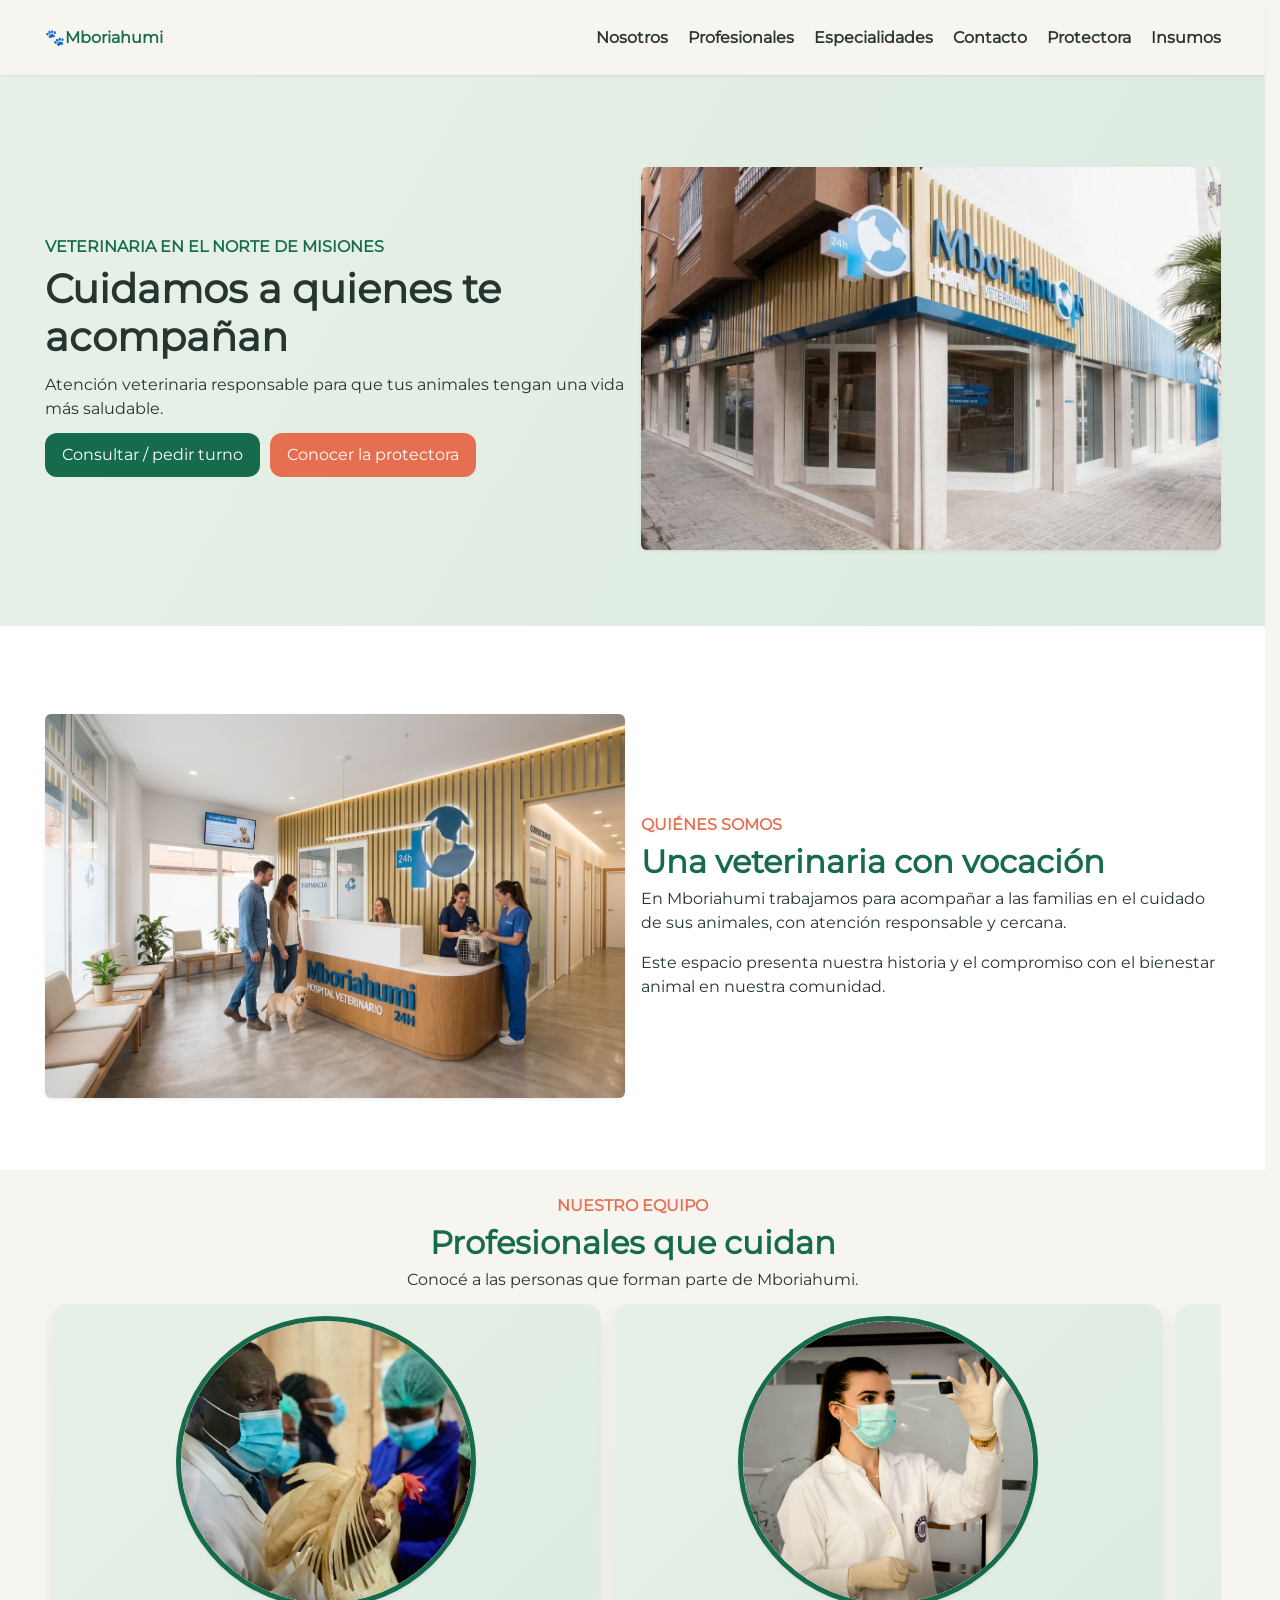
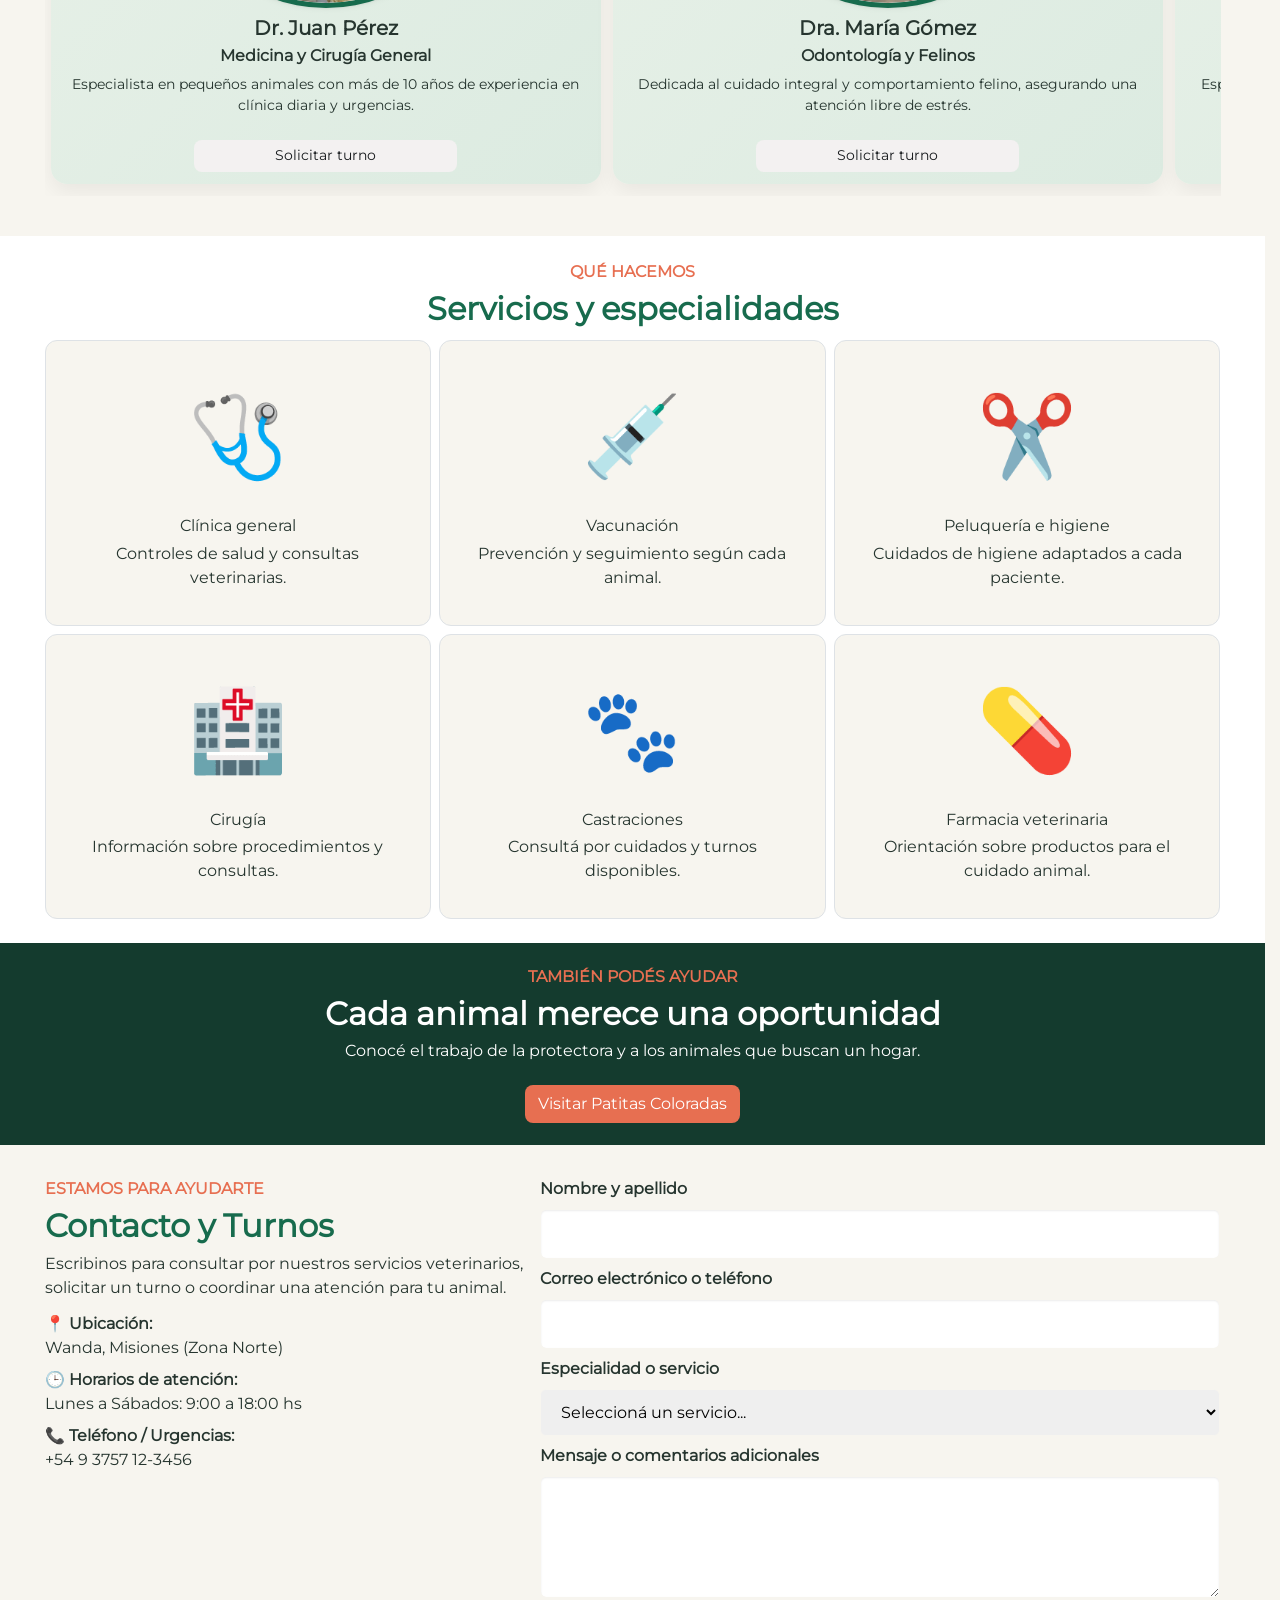
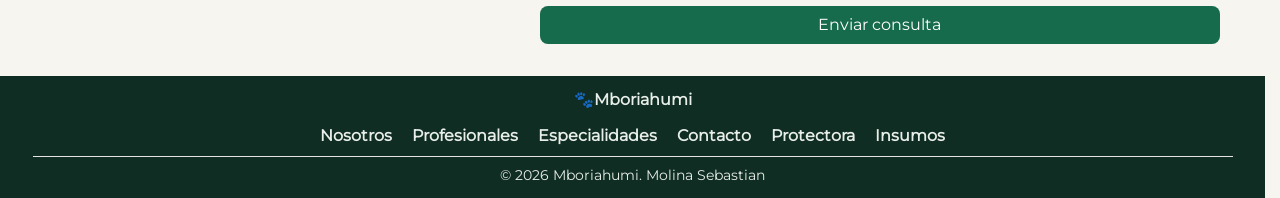
<file: index.html>
<!doctype html>
<html lang="es">

<head>
    <meta charset="utf-8">
    <meta name="viewport" content="width=device-width, initial-scale=1">
    <meta name="description" content="Mboriahumi, veterinaria y cuidado integral para animales.">
    <title>Mboriahumi | Veterinaria</title>
    <link rel="stylesheet" href="./styles/bootstrap.min.css">
    <!-- <link href="https://cdn.jsdelivr.net/npm/bootstrap@6.0.0-alpha.1/dist/css/bootstrap.min.css" rel="stylesheet"
        integrity="sha384-B/GM4XqrwHnWXNOWMbloTmrYXZg10cakYGmpfsR/bbzQ6JAJI4ihuyADKLnBgrCe" crossorigin="anonymous"> -->
    <!-- no funciona bootstrap en le servidor -->
    <link rel="stylesheet" href="./styles/veterinaria.css">
</head>

<body class="pagina-veterinaria">
    <header>
        <nav class="menu-principal bg-white shadow-sm sticky-top">
            <div class="container">
                <a class="menu-logo">🐾Mboriahumi</a>
                <ul class="barra-menu ms-auto flex-row gap-3">
                    <li class="barra-menu-item"><a class="barra-menu-link" href="#nosotros">Nosotros</a></li>
                    <li class="barra-menu-item"><a class="barra-menu-link" href="#equipo">Profesionales</a></li>
                    <li class="barra-menu-item"><a class="barra-menu-link" href="#especialidades">Especialidades</a>
                    </li>
                    <li class="barra-menu-item"><a class="barra-menu-link" href="#contacto">Contacto</a></li>
                    <li class="barra-menu-item"><a class="barra-menu-link" href="protectora.html"
                            target="_blank">Protectora</a></li>
                    <li class="barra-menu-item"><a class="barra-menu-link" href="venta-insumos.html">Insumos</a></li>
                </ul>
            </div>
        </nav>
    </header>
    <main>
        <section class="portada-veterinaria py-5" id="inicio">
            <div class="container py-4">
                <div class="row align-items-center g-5">
                    <div class="col-6">
                        <p class="text-uppercase fw-semibold mb-2 etiqueta-verde">Veterinaria en el norte de Misiones
                        </p>
                        <h1 class="display-5 fw-bold">Cuidamos a quienes te acompañan</h1>
                        <p class="lead my-4">Atención veterinaria responsable para que tus animales tengan una
                            vida más saludable.</p>
                        <a class="btn boton-veterinaria btn-lg me-2 mb-2" href="#contacto">Consultar / pedir turno</a>
                        <a class="btn boton-rosado btn-lg me-2 mb-2" href="protectora.html">Conocer la protectora</a>
                    </div>
                    <div class="col-6">
                        <img src="./assets/img/vete-1.jpeg" class="img-fluid rounded-4 shadow-sm"
                            alt="Veterinaria Mboriahumi">
                    </div>
                </div>
            </div>
        </section>
        <section class="py-5 bg-white" id="nosotros">
            <div class="container py-3">
                <div class="row align-items-center g-5">
                    <div class="col-6">
                        <img src="./assets/img/vete-2.jpeg" class="img-fluid rounded-4 shadow-sm"
                            alt="Veterinaria Mboriahumi">
                    </div>
                    <div class="col-6">
                        <p class="text-uppercase fw-semibold mb-2 etiqueta-rosado">Quiénes somos</p>
                        <h2 class="titulo-seccion fw-bold">Una veterinaria con vocación</h2>
                        <p>En Mboriahumi trabajamos para acompañar a las familias en el cuidado de sus animales, con
                            atención responsable y cercana.</p>
                        <p class="mb-0">Este espacio presenta nuestra historia y el compromiso con el bienestar animal
                            en nuestra comunidad.</p>
                    </div>
                </div>
            </div>
        </section>

        <section class="py-5" id="equipo">
            <div class="container py-3">
                <div class="text-center mb-4">
                    <p class="text-uppercase fw-semibold mb-2 etiqueta-rosado">Nuestro equipo</p>
                    <h2 class="titulo-seccion fw-bold">Profesionales que cuidan</h2>
                    <p class="text-secondary mb-0">Conocé a las personas que forman parte de Mboriahumi.</p>
                </div>

                <div class="pasarela-equipo-container position-relative px-md-5">
                    <div class="pasarela-track d-flex gap-4 overflow-auto pb-4 px-2" id="sliderProfesionales">

                        <div class="item-pasarela">
                            <article class="card h-100 border-0 shadow-sm text-center p-4 card-profesional">
                                <div class="foto-profesional-wrapper mx-auto mb-3 shadow-sm">
                                    <img src="./assets/img/profesional-3.jpg"
                                        class="img-fluid rounded-circle foto-perfil-img" alt="Dr. Juan Pérez">
                                </div>
                                <div class="card-body p-0 d-flex flex-column justify-content-between">
                                    <div>
                                        <h3 class="h4 card-title fw-bold mb-1">Dr. Juan Pérez</h3>
                                        <p class="text-success fw-semibold mb-2">Medicina y Cirugía General</p>
                                        <p class="card-text text-secondary small mb-3">Especialista en pequeños animales
                                            con más de 10 años de experiencia en clínica diaria y urgencias.</p>
                                    </div>
                                    <a href="#contacto"
                                        class="btn btn-outline-success btn-sm w-50 mx-auto mt-2">Solicitar turno</a>
                                </div>
                            </article>
                        </div>

                        <div class="item-pasarela">
                            <article class="card h-100 border-0 shadow-sm text-center p-4 card-profesional">
                                <div class="foto-profesional-wrapper mx-auto mb-3 shadow-sm">
                                    <img src="./assets/img/profesional-2.jpg"
                                        class="img-fluid rounded-circle foto-perfil-img" alt="Dra. María Gómez">
                                </div>
                                <div class="card-body p-0 d-flex flex-column justify-content-between">
                                    <div>
                                        <h3 class="h4 card-title fw-bold mb-1">Dra. María Gómez</h3>
                                        <p class="text-success fw-semibold mb-2">Odontología y Felinos</p>
                                        <p class="card-text text-secondary small mb-3">Dedicada al cuidado integral y
                                            comportamiento felino, asegurando una atención libre de estrés.</p>
                                    </div>
                                    <a href="#contacto"
                                        class="btn btn-outline-success btn-sm w-50 mx-auto mt-2">Solicitar turno</a>
                                </div>
                            </article>
                        </div>


                        <div class="item-pasarela">
                            <article class="card h-100 border-0 shadow-sm text-center p-4 card-profesional">
                                <div class="foto-profesional-wrapper mx-auto mb-3 shadow-sm">
                                    <img src="./assets/img/profesional-6.jpg"
                                        class="img-fluid rounded-circle foto-perfil-img" alt="Dra. Sofía Benítez">
                                </div>
                                <div class="card-body p-0 d-flex flex-column justify-content-between">
                                    <div>
                                        <h3 class="h4 card-title fw-bold mb-1">Dra. Sofía Benítez</h3>
                                        <p class="text-success fw-semibold mb-2">Diagnóstico por Imágenes</p>
                                        <p class="card-text text-secondary small mb-3">Especialista en ecografía
                                            veterinaria y análisis de laboratorio avanzados para diagnóstico temprano.
                                        </p>
                                    </div>
                                    <a href="#contacto"
                                        class="btn btn-outline-success btn-sm w-50 mx-auto mt-2">Solicitar turno</a>
                                </div>
                            </article>
                        </div>

                        <div class="item-pasarela">
                            <article class="card h-100 border-0 shadow-sm text-center p-4 card-profesional">
                                <div class="foto-profesional-wrapper mx-auto mb-3 shadow-sm">
                                    <img src="./assets/img/profesional-1.jpg"
                                        class="img-fluid rounded-circle foto-perfil-img" alt="Dr. Martín Acosta">
                                </div>
                                <div class="card-body p-0 d-flex flex-column justify-content-between">
                                    <div>
                                        <h3 class="h4 card-title fw-bold mb-1">Dr. Martín Acosta</h3>
                                        <p class="text-success fw-semibold mb-2">Traumatología y Ortopedia</p>
                                        <p class="card-text text-secondary small mb-3">Especialista en resolución de
                                            fracturas y cirugías reconstructivas avanzadas para caninos y felinos.</p>
                                    </div>
                                    <a href="#contacto"
                                        class="btn btn-outline-success btn-sm w-50 mx-auto mt-2">Solicitar turno</a>
                                </div>
                            </article>
                        </div>

                        <div class="item-pasarela">
                            <article class="card h-100 border-0 shadow-sm text-center p-4 card-profesional">
                                <div class="foto-profesional-wrapper mx-auto mb-3 shadow-sm">
                                    <img src="./assets/img/profesional-7.jpg"
                                        class="img-fluid rounded-circle foto-perfil-img" alt="Dra. Lucía Ramírez">
                                </div>
                                <div class="card-body p-0 d-flex flex-column justify-content-between">
                                    <div>
                                        <h3 class="h4 card-title fw-bold mb-1">Dra. Lucía Ramírez</h3>
                                        <p class="text-success fw-semibold mb-2">Etología y Comportamiento</p>
                                        <p class="card-text text-secondary small mb-3">Asesoramiento en modificación de
                                            conducta, educación en cachorros y bienestar emocional animal.</p>
                                    </div>
                                    <a href="#contacto"
                                        class="btn btn-outline-success btn-sm w-50 mx-auto mt-2">Solicitar turno</a>
                                </div>
                            </article>
                        </div>
                    </div>

                    <button
                        class="btn btn-success position-absolute top-50 start-0 translate-middle-y rounded-circle shadow d-none d-md-flex align-items-center justify-content-center"
                        style="width: 45px; height: 45px; z-index: 10;"
                        onclick="document.getElementById('sliderProfesionales').scrollBy({left: -320, behavior: 'smooth'})">&#10094;</button>
                    <button
                        class="btn btn-success position-absolute top-50 end-0 translate-middle-y rounded-circle shadow d-none d-md-flex align-items-center justify-content-center"
                        style="width: 45px; height: 45px; z-index: 10;"
                        onclick="document.getElementById('sliderProfesionales').scrollBy({left: 320, behavior: 'smooth'})">&#10095;</button>
                </div>
            </div>
        </section>

        <section class="py-5 bg-white" id="especialidades">
            <div class="container py-3">
                <div class="text-center mb-4">
                    <p class="text-uppercase fw-semibold mb-2 etiqueta-rosado">Qué hacemos</p>
                    <h2 class="titulo-seccion fw-bold">Servicios y especialidades</h2>
                </div>
                <div class="row g-3">
                    <div class="col-4">
                        <article class="card-servicio h-100">
                            <div class="card-servicio-body">
                                <div class="iconito">🩺</div>
                                <h3 class="h5">Clínica general</h3>
                                <p class="text-secondary mb-0">Controles de salud y consultas veterinarias.</p>
                            </div>
                        </article>
                    </div>
                    <div class="col-4">
                        <article class="card-servicio h-100">
                            <div class="card-servicio-body">
                                <div class="iconito">💉</div>
                                <h3 class="h5">Vacunación</h3>
                                <p class="text-secondary mb-0">Prevención y seguimiento según cada animal.</p>
                            </div>
                        </article>
                    </div>
                    <div class="col-4">
                        <article class="card-servicio h-100">
                            <div class="card-servicio-body">
                                <div class="iconito">✂️</div>
                                <h3 class="h5">Peluquería e higiene</h3>
                                <p class="text-secondary mb-0">Cuidados de higiene adaptados a cada paciente.</p>
                            </div>
                        </article>
                    </div>
                    <div class="col-4">
                        <article class="card-servicio h-100">
                            <div class="card-servicio-body">
                                <div class="iconito">🏥</div>
                                <h3 class="h5">Cirugía</h3>
                                <p class="text-secondary mb-0">Información sobre procedimientos y consultas.</p>
                            </div>
                        </article>
                    </div>
                    <div class="col-4">
                        <article class="card-servicio h-100">
                            <div class="card-servicio-body">
                                <div class="iconito">🐾</div>
                                <h3 class="h5">Castraciones</h3>
                                <p class="text-secondary mb-0">Consultá por cuidados y turnos disponibles.</p>
                            </div>
                        </article>
                    </div>
                    <div class="col-4">
                        <article class="card-servicio h-100">
                            <div class="card-servicio-body">
                                <div class="iconito">💊</div>
                                <h3 class="h5">Farmacia veterinaria</h3>
                                <p class="text-secondary mb-0">Orientación sobre productos para el cuidado animal.</p>
                            </div>
                        </article>
                    </div>
                </div>
            </div>
        </section>

        <section class="franja-protectora py-5 text-center">
            <div class="container py-2">
                <p class="text-uppercase fw-semibold mb-2 etiqueta-rosado">También podés ayudar</p>
                <h2 class="fw-bold">Cada animal merece una oportunidad</h2>
                <p class="lead">Conocé el trabajo de la protectora y a los animales que buscan un hogar.</p>
                <a class="btn boton-rosado mt-2" href="protectora.html" target="_blank">Visitar Patitas Coloradas</a>
            </div>
        </section>
        <section class="py-5 my-3" id="contacto">
            <div class="container py-3">
                <div class="row justify-content-center g-4">
                    <div class="col-5 col-md-5">
                        <p class="text-uppercase fw-semibold mb-2 etiqueta-rosado">Estamos para ayudarte</p>
                        <h2 class="titulo-seccion fw-bold">Contacto y Turnos</h2>
                        <p class="mb-4">Escribinos para consultar por nuestros servicios veterinarios, solicitar un
                            turno o coordinar una atención para tu animal.</p>
                        <div class="d-flex flex-column gap-3 text-secondary">
                            <div>
                                <strong>📍 Ubicación:</strong><br>
                                <span>Wanda, Misiones (Zona Norte)</span>
                            </div>
                            <div>
                                <strong>🕒 Horarios de atención:</strong><br>
                                <span>Lunes a Sábados: 9:00 a 18:00 hs</span>
                            </div>
                            <div>
                                <strong>📞 Teléfono / Urgencias:</strong><br>
                                <span>+54 9 3757 12-3456</span>
                            </div>
                        </div>
                    </div>
                    <div class="col-7 col-md-7">
                        <form action="https://formspree.io/f/mvkkjgry" method="POST">
                            <div class="mb-3">
                                <label class="form-label fw-bold text-dark" for="nombre">Nombre y apellido</label>
                                <input class="form-control" id="nombre" name="nombre" type="text" required>
                            </div>
                            <div class="mb-3">
                                <label class="form-label fw-bold text-dark" for="contacto">Correo electrónico o
                                    teléfono</label>
                                <input class="form-control" id="contacto" name="contacto" type="text" required>
                            </div>
                            <div class="mb-3">
                                <label class="form-label fw-bold text-dark" for="servicio">Especialidad o
                                    servicio</label>
                                <select class="form-select w-100" id="servicio" name="servicio" required>
                                    <option value="" selected disabled>Seleccioná un servicio...</option>
                                    <option value="clinica">Clínica general</option>
                                    <option value="vacunacion">Vacunación y prevención</option>
                                    <option value="peluqueria">Peluquería e higiene</option>
                                    <option value="cirugia">Cirugía</option>
                                    <option value="castracion">Castraciones</option>
                                    <option value="farmacia">Farmacia / Consultas generales</option>
                                </select>
                            </div>
                            <div class="mb-3">
                                <label class="form-label fw-bold text-dark" for="mensaje">Mensaje o comentarios
                                    adicionales</label>
                                <textarea class="form-control" id="mensaje" name="mensaje" rows="4" required></textarea>
                            </div>
                            <button class="btn boton-veterinaria w-100 py-2" type="submit">Enviar consulta</button>
                        </form>
                    </div>
                </div>
            </div>
        </section>
    </main>
    <footer class="py-4">
        <div class="container d-flex flex-column flex-md-row justify-content-between align-items-center">
            <div class="mb-3 mb-md-0 text-center text-md-start">
                <p class="mb-1 fw-bold">🐾<strong>Mboriahumi</strong></p>
            </div>
            <ul class="barra-menu justify-content-end mb-0">
                <li class="barra-menu-item"><a class="barra-menu-link" href="#nosotros">Nosotros</a></li>
                <li class="barra-menu-item"><a class="barra-menu-link" href="#equipo">Profesionales</a></li>
                <li class="barra-menu-item"><a class="barra-menu-link" href="#especialidades">Especialidades</a></li>
                <li class="barra-menu-item"><a class="barra-menu-link" href="#contacto">Contacto</a></li>
                <li class="barra-menu-item"><a class="barra-menu-link" href="protectora.html"
                        target="_blank">Protectora</a></li>
                <li class="barra-menu-item"><a class="barra-menu-link" href="venta-insumos.html">Insumos</a></li>
            </ul>
        </div>
        <div class="container text-center mt-3 pt-3 border-top border-secondary">
            <p class="text-secondary small mb-0">&copy; 2026 Mboriahumi. Molina Sebastian</p>
        </div>
    </footer>

    <script src="js/bootstrap.bundle.min.js"></script>
    <!-- <script type="module" src="https://cdn.jsdelivr.net/npm/bootstrap@6.0.0-alpha.1/dist/js/bootstrap.bundle.min.js"
        integrity="sha384-1a/pXj49ZQ1aHEmrJ+gMw1otqoVsYwlEnlD8mIfY2TV03r20Y0CN7uqx1tQogjPL"
        crossorigin="anonymous"></script> -->
    <!-- no funciona bootstrap en le servidor -->
</body>

</html>
</file>
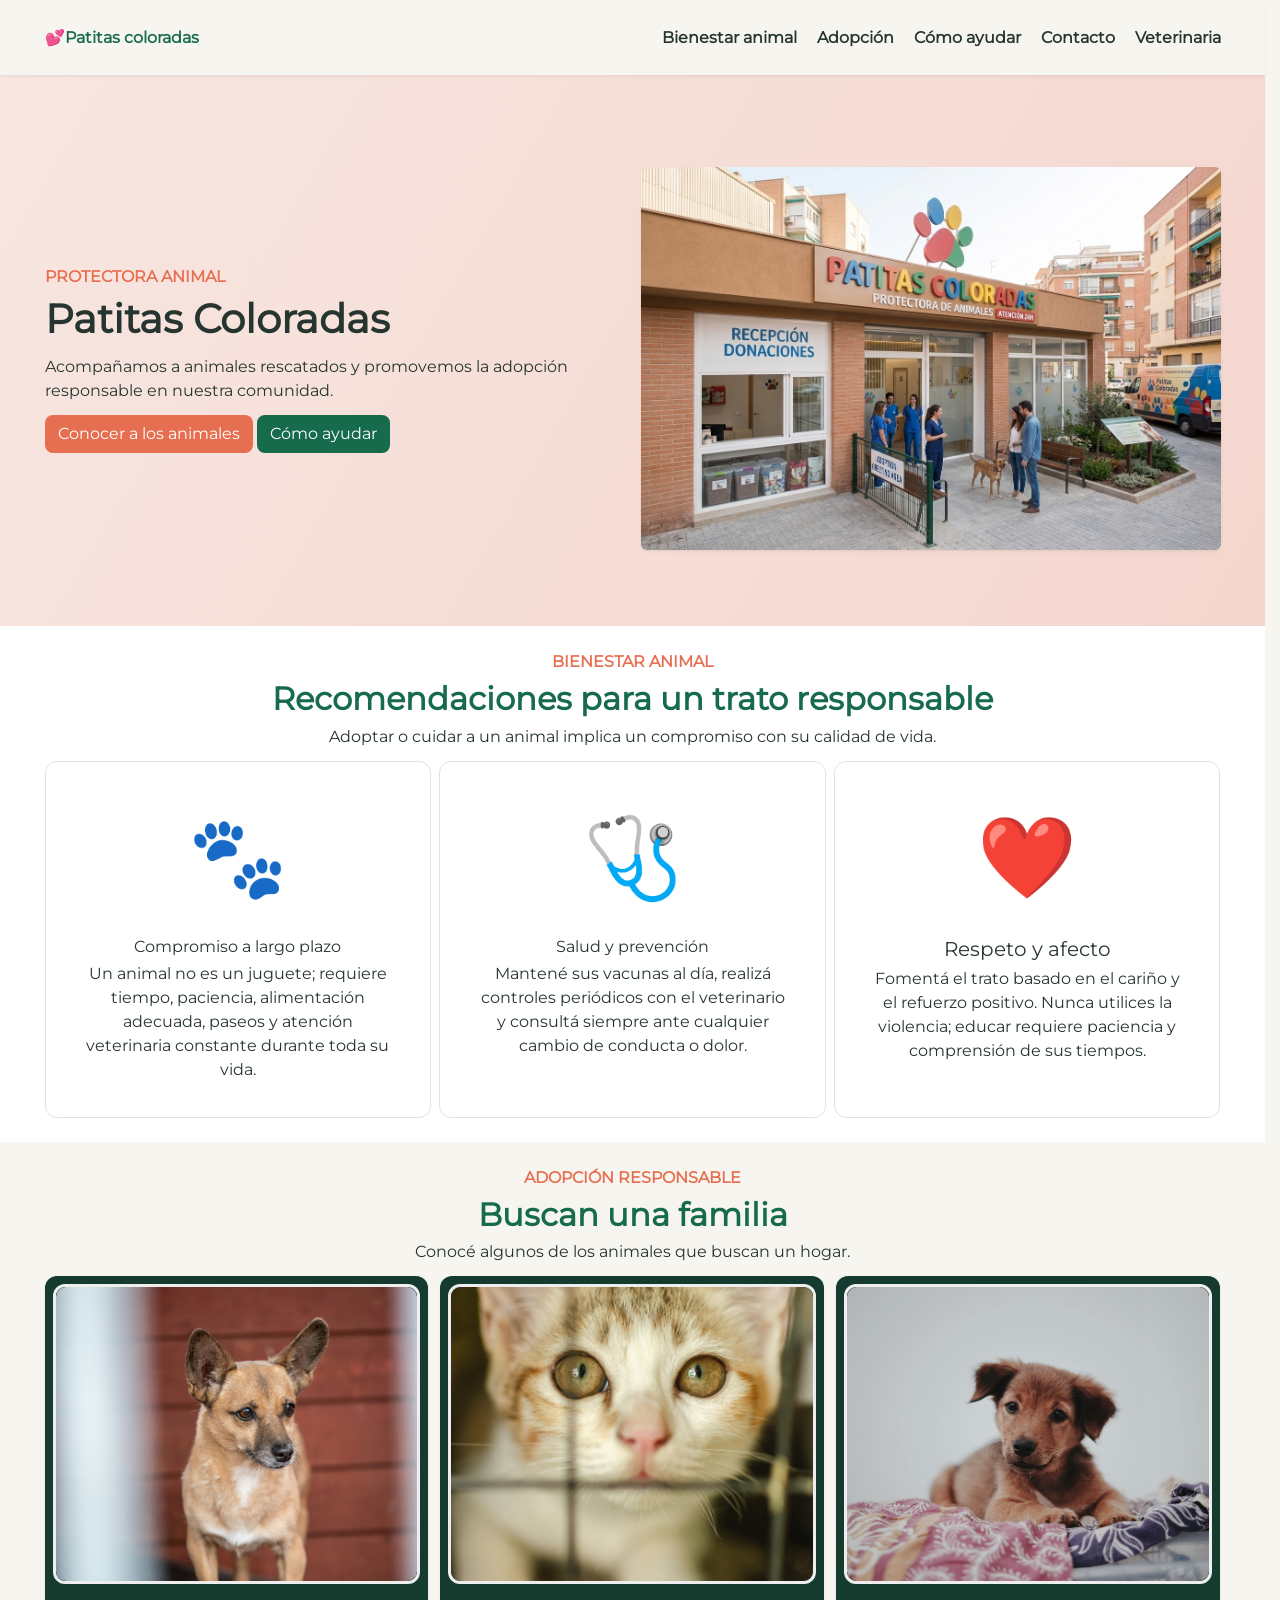
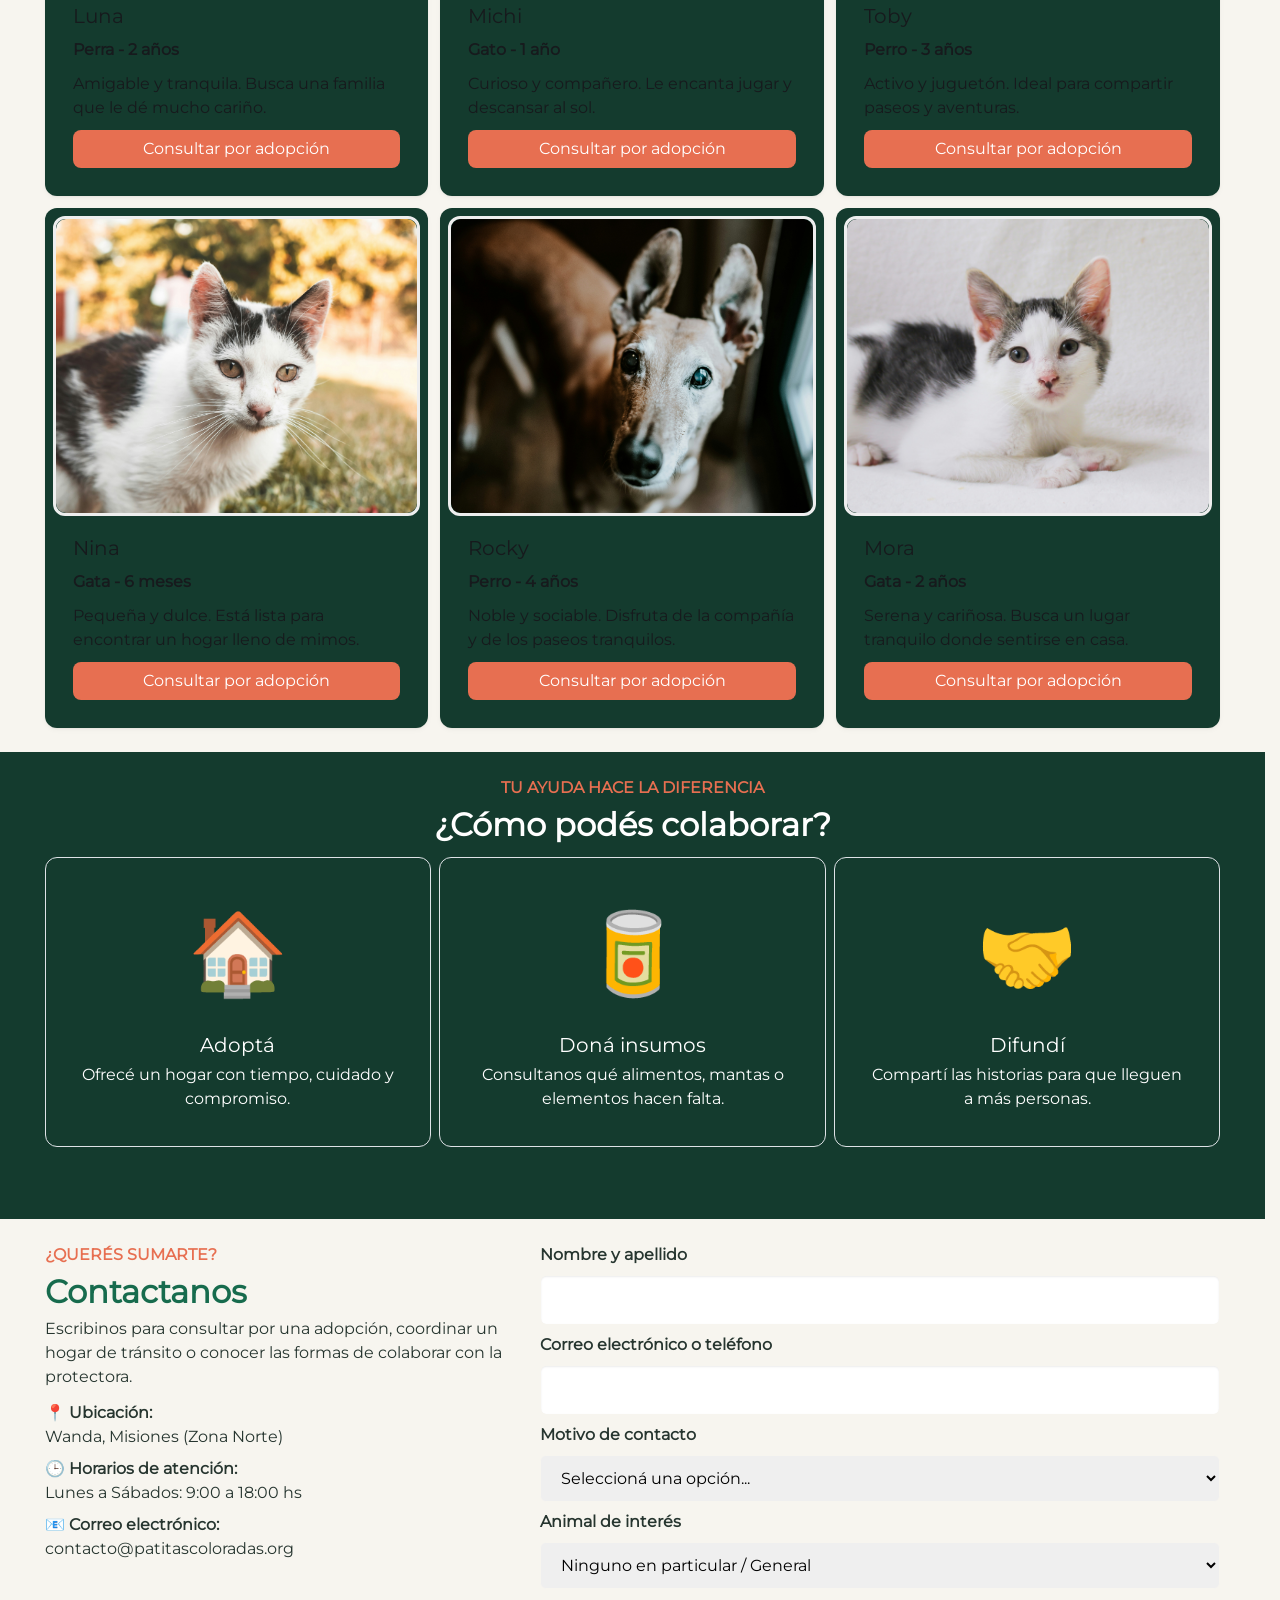
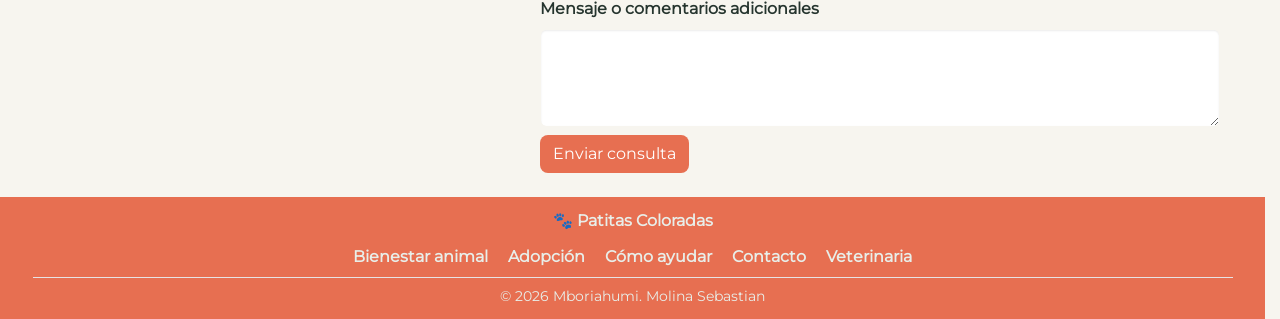
<file: protectora.html>
<!doctype html>
<html lang="es">

<head>
    <meta charset="utf-8">
    <meta name="viewport" content="width=device-width, initial-scale=1">
    <meta name="description" content="Patitas Coloradas: adopción responsable y ayuda para animales rescatados.">
    <title>Patitas Coloradas | Protectora</title>
    <link rel="stylesheet" href="./styles/bootstrap.min.css">
    <!-- <link href="https://cdn.jsdelivr.net/npm/bootstrap@6.0.0-alpha.1/dist/css/bootstrap.min.css" rel="stylesheet"
        integrity="sha384-B/GM4XqrwHnWXNOWMbloTmrYXZg10cakYGmpfsR/bbzQ6JAJI4ihuyADKLnBgrCe" crossorigin="anonymous"> -->
    <!-- no funciona bootstrap en le servidor -->
    <link rel="stylesheet" href="./styles/protectora.css">
</head>

<body class="pagina-protectora">
    <header>
        <nav class="menu-principal bg-white shadow-sm sticky-top">
            <div class="container">
                <a class="menu-logo">💕Patitas coloradas</a>
                <ul class="barra-menu ms-auto flex-row gap-3">
                    <li class="barra-menu-item"><a class="barra-menu-link" href="#recomendaciones">Bienestar animal</a>
                    </li>
                    <li class="barra-menu-item"><a class="barra-menu-link" href="#adopcion">Adopción</a></li>
                    <li class="barra-menu-item"><a class="barra-menu-link" href="#ayudar">Cómo ayudar</a></li>
                    <li class="barra-menu-item"><a class="barra-menu-link" href="#contacto">Contacto</a></li>
                    <li class="barra-menu-item"><a class="barra-menu-link" href="index.html"
                            target="_blank">Veterinaria</a>
                    </li>
                </ul>
            </div>
        </nav>
    </header>

    <main>
        <section class="portada-protectora py-5">
            <div class="container py-4">
                <div class="row align-items-center g-5">
                    <div class="col-6">
                        <p class="text-uppercase fw-semibold mb-2 etiqueta-rosado">Protectora animal</p>
                        <h1 class="display-5 fw-bold">Patitas Coloradas</h1>
                        <p class="lead my-4">Acompañamos a animales rescatados y promovemos la adopción responsable en
                            nuestra comunidad.</p>
                        <a class="btn boton-rosado" href="#adopcion">Conocer a los animales</a>
                        <a class="btn boton-veterinaria" href="#ayudar">Cómo ayudar</a>
                    </div>
                    <div class="col-6">
                        <img src="./assets/img/protectora-1.jpeg" class="img-fluid rounded-4 shadow-sm"
                            alt="Protectora Patitas Rojas">
                    </div>
                </div>
            </div>
        </section>
        <section class="py-5 bg-white" id="recomendaciones">
            <div class="container py-3">
                <div class="text-center mb-4">
                    <p class="text-uppercase fw-semibold mb-2 etiqueta-rosado">Bienestar animal</p>
                    <h2 class="titulo-seccion fw-bold">Recomendaciones para un trato responsable</h2>
                    <p class="text-secondary mb-0">Adoptar o cuidar a un animal implica un compromiso con su calidad de
                        vida.</p>
                </div>
                <div class="row justify-content-center g-3">
                    <div class="col-4">
                        <article class="card-donacion h-100 text-center">
                            <div class="card-donacion-body">
                                <div class="iconito">🐾</div>
                                <h3 class="h5">Compromiso a largo plazo</h3>
                                <p class="text-secondary mb-0">Un animal no es un juguete; requiere tiempo, paciencia,
                                    alimentación adecuada, paseos y atención veterinaria constante durante toda su vida.
                                </p>
                            </div>
                        </article>
                    </div>
                    <div class="col-4">
                        <article class="card-donacion h-100 text-center">
                            <div class="card-donacion-body">
                                <div class="iconito">🩺</div>
                                <h3 class="h5">Salud y prevención</h3>
                                <p class="text-secondary mb-0">Mantené sus vacunas al día, realizá controles periódicos
                                    con el veterinario y consultá siempre ante cualquier cambio de conducta o dolor.</p>
                            </div>
                        </article>
                    </div>
                    <div class="col-4">
                        <article class="card-donacion h-100 text-center">
                            <div class="card-donacion-body">
                                <div class="iconito">❤️</div>
                                <h3 class="h4">Respeto y afecto</h3>
                                <p class="text-secondary mb-0">Fomentá el trato basado en el cariño y el refuerzo
                                    positivo. Nunca utilices la violencia; educar requiere paciencia y comprensión de
                                    sus tiempos.</p>
                            </div>
                        </article>
                    </div>
                </div>
            </div>
        </section>

        <section class="py-5" id="adopcion">
            <div class="container py-3">
                <div class="text-center mb-4">
                    <p class="text-uppercase fw-semibold mb-2 etiqueta-rosado">Adopción responsable</p>
                    <h2 class="titulo-seccion fw-bold">Buscan una familia</h2>
                    <p class="text-secondary mb-0">Conocé algunos de los animales que buscan un hogar.</p>
                </div>
                <div class="row galeria-adopcion g-4">
                    <div class="col-4">
                        <article class="card h-100 border-0 shadow-sm p-3">
                            <div class="foto-adopcion">
                                <img src="./assets/img/animal-1.jpg" class="img-fluid rounded-6 shadow-sm" alt="Perro">
                            </div>
                            <div class="card-body">
                                <h3 class="h4 card-title">Luna</h3>
                                <p class="text-danger fw-semibold">Perra - 2 años</p>
                                <p class="card-text text-secondary">Amigable y tranquila. Busca una familia que le dé
                                    mucho cariño.</p>
                                <a class="btn boton-rosado" href="#contacto">Consultar por adopción</a>
                            </div>
                        </article>
                    </div>
                    <div class="col-4">
                        <article class="card h-100 border-0 shadow-sm p-3">
                            <div class="foto-adopcion">
                                <img src="./assets/img/animal-6.jpg" class="img-fluid rounded-6 shadow-sm" alt="Gato">
                            </div>
                            <div class="card-body">
                                <h3 class="h4 card-title">Michi</h3>
                                <p class="text-danger fw-semibold">Gato - 1 año</p>
                                <p class="card-text text-secondary">Curioso y compañero. Le encanta jugar y descansar al
                                    sol.</p>
                                <a class="btn boton-rosado" href="#contacto">Consultar por adopción</a>
                            </div>
                        </article>
                    </div>
                    <div class="col-4">
                        <article class="card h-100 border-0 shadow-sm p-3">
                            <div class="foto-adopcion">
                                <img src="./assets/img/animal-3.jpg" class="img-fluid rounded-6 shadow-sm" alt="Perro">
                            </div>
                            <div class="card-body">
                                <h3 class="h4 card-title">Toby</h3>
                                <p class="text-danger fw-semibold">Perro - 3 años</p>
                                <p class="card-text text-secondary">Activo y juguetón. Ideal para compartir paseos y
                                    aventuras.</p>
                                <a class="btn boton-rosado" href="#contacto">Consultar por adopción</a>
                            </div>
                        </article>
                    </div>
                    <div class="col-4">
                        <article class="card h-100 border-0 shadow-sm p-3">
                            <div class="foto-adopcion">
                                <img src="./assets/img/animal-2.jpg" class="img-fluid rounded-6 shadow-sm" alt="Gata">
                            </div>
                            <div class="card-body">
                                <h3 class="h4 card-title">Nina</h3>
                                <p class="text-danger fw-semibold">Gata - 6 meses</p>
                                <p class="card-text text-secondary">Pequeña y dulce. Está lista para encontrar un hogar
                                    lleno de mimos.</p>
                                <a class="btn boton-rosado" href="#contacto">Consultar por adopción</a>
                            </div>
                        </article>
                    </div>
                    <div class="col-4">
                        <article class="card h-100 border-0 shadow-sm p-3">
                            <div class="foto-adopcion">
                                <img src="./assets/img/animal-7.jpg" class="img-fluid rounded-6 shadow-sm" alt="Perro">
                            </div>
                            <div class="card-body">
                                <h3 class="h4 card-title">Rocky</h3>
                                <p class="text-danger fw-semibold">Perro - 4 años</p>
                                <p class="card-text text-secondary">Noble y sociable. Disfruta de la compañía y de los
                                    paseos tranquilos.</p>
                                <a class="btn boton-rosado" href="#contacto">Consultar por adopción</a>
                            </div>
                        </article>
                    </div>
                    <div class="col-4">
                        <article class="card h-100 border-0 shadow-sm p-3">
                            <div class="foto-adopcion">
                                <img src="./assets/img/animal-9.jpg" class="img-fluid rounded-6 shadow-sm" alt="Gata">
                            </div>
                            <div class="card-body">
                                <h3 class="h4 card-title">Mora</h3>
                                <p class="text-danger fw-semibold">Gata - 2 años</p>
                                <p class="card-text text-secondary">Serena y cariñosa. Busca un lugar tranquilo donde
                                    sentirse en casa.</p>
                                <a class="btn boton-rosado" href="#contacto">Consultar por adopción</a>
                            </div>
                        </article>
                    </div>
                </div>
            </div>
        </section>
        <section class="franja-protectora py-5" id="ayudar">
            <div class="container py-3">
                <div class="text-center mb-4">
                    <p class="text-uppercase fw-semibold mb-2 etiqueta-rosado">Tu ayuda hace la diferencia</p>
                    <h2 class="fw-bold">¿Cómo podés colaborar?</h2>
                </div>
                <div class="row justify-content-center g-3">
                    <div class="col-4">
                        <article class="card-donacion h-100 text-center">
                            <div class="card-donacion-body">
                                <div class="iconito">🏠</div>
                                <h3 class="h4">Adoptá</h3>
                                <p class="text-secondary mb-0">Ofrecé un hogar con tiempo, cuidado y compromiso.</p>
                            </div>
                        </article>
                    </div>
                    <div class="col-4">
                        <article class="card-donacion h-100 text-center">
                            <div class="card-donacion-body">
                                <div class="iconito">🥫</div>
                                <h3 class="h4">Doná insumos</h3>
                                <p class="text-secondary mb-0">Consultanos qué alimentos, mantas o elementos hacen
                                    falta.</p>
                            </div>
                        </article>
                    </div>
                    <div class="col-4">
                        <article class="card-donacion h-100 text-center">
                            <div class="card-donacion-body">
                                <div class="iconito">🤝</div>
                                <h3 class="h4">Difundí</h3>
                                <p class="text-secondary mb-0">Compartí las historias para que lleguen a más personas.
                                </p>
                            </div>
                        </article>
                    </div>
                </div>
            </div>
        </section>

        <section class="py-5" id="contacto">
            <div class="container py-3">
                <div class="row justify-content-center g-4">
                    <div class="col-5">
                        <p class="text-uppercase fw-semibold mb-2 etiqueta-rosado">¿Querés sumarte?</p>
                        <h2 class="titulo-seccion fw-bold">Contactanos</h2>
                        <p class="mb-4">Escribinos para consultar por una adopción, coordinar un hogar de tránsito o
                            conocer las formas de colaborar con la protectora.</p>

                        <div class="d-flex flex-column gap-3 text-secondary">
                            <div>
                                <strong>📍 Ubicación:</strong><br>
                                <span>Wanda, Misiones (Zona Norte)</span>
                            </div>
                            <div>
                                <strong>🕒 Horarios de atención:</strong><br>
                                <span>Lunes a Sábados: 9:00 a 18:00 hs</span>
                            </div>
                            <div>
                                <strong>📧 Correo electrónico:</strong><br>
                                <span>contacto@patitascoloradas.org</span>
                            </div>
                        </div>
                    </div>
                    <div class="col-7">
                        <form action="https://formspree.io/f/xoeeovwy" method="POST">
                            <div class="mb-3">
                                <label class="form-label" for="nombre">Nombre y apellido</label>
                                <input class="form-control" id="nombre" name="nombre" type="text" required>
                            </div>
                            <div class="mb-3">
                                <label class="form-label" for="contacto">Correo electrónico o
                                    teléfono</label>
                                <input class="form-control" id="contacto" name="contacto" type="text" required>
                            </div>
                            <div class="mb-3">
                                <label class="form-label" for="tipo-consulta">Motivo de contacto</label>
                                <select class="form-select" id="tipo-consulta" name="tipo_consulta" required>
                                    <option value="" selected disabled>Seleccioná una opción...</option>
                                    <option value="adopcion">Adopción responsable</option>
                                    <option value="transito">Hogar de tránsito</option>
                                    <option value="donacion">Donación de insumos</option>
                                    <option value="otro">Otra consulta</option>
                                </select>
                            </div>
                            <div class="mb-3">
                                <label class="form-label" for="animal-interes">Animal de interés</label>
                                <select class="form-select" id="animal-interes" name="animal_interes">
                                    <option value="" selected>Ninguno en particular / General</option>
                                    <option value="luna">Luna (Perra - 2 años)</option>
                                    <option value="michi">Michi (Gato - 1 año)</option>
                                    <option value="toby">Toby (Perro - 3 años)</option>
                                    <option value="nina">Nina (Gata - 6 meses)</option>
                                    <option value="rocky">Rocky (Perro - 4 años)</option>
                                    <option value="mora">Mora (Gata - 2 años)</option>
                                    <option value="perro-general">Cualquier perro</option>
                                    <option value="gato-general">Cualquier gato</option>
                                </select>
                            </div>
                            <div class="mb-3">
                                <label class="form-label" for="mensaje">Mensaje o comentarios adicionales</label>
                                <textarea class="form-control" id="mensaje" name="mensaje" rows="3" required></textarea>
                            </div>
                            <button class="btn boton-rosado" type="submit">Enviar consulta</button>
                        </form>
                    </div>
                </div>
            </div>
        </section>
    </main>

    <footer class="py-4">
        <div class="container d-flex flex-column flex-md-row justify-content-between align-items-center">
            <div class="mb-3 mb-md-0 text-center text-md-start">
                <p class="mb-1 fw-bold">🐾 Patitas Coloradas</p>
            </div>
            <ul class="barra-menu justify-content-end mb-0">
                <li class="barra-menu-item"><a class="barra-menu-link" href="#recomendaciones">Bienestar animal</a></li>
                <li class="barra-menu-item"><a class="barra-menu-link" href="#adopcion">Adopción</a></li>
                <li class="barra-menu-item"><a class="barra-menu-link" href="#ayudar">Cómo ayudar</a></li>
                <li class="barra-menu-item"><a class="barra-menu-link" href="#contacto">Contacto</a></li>
                <li class="barra-menu-item"><a class="barra-menu-link" href="index.html" target="_blank">Veterinaria</a>
                </li>
            </ul>
        </div>

        <div class="container text-center mt-3 pt-3 border-top border-secondary">
            <p class="text-secondary small mb-0">&copy; 2026 Mboriahumi. Molina Sebastian</p>
        </div>
    </footer>

    <script src="js/bootstrap.bundle.min.js"></script>
    <!-- <script type="module" src="https://cdn.jsdelivr.net/npm/bootstrap@6.0.0-alpha.1/dist/js/bootstrap.bundle.min.js"
        integrity="sha384-1a/pXj49ZQ1aHEmrJ+gMw1otqoVsYwlEnlD8mIfY2TV03r20Y0CN7uqx1tQogjPL"
        crossorigin="anonymous"></script> -->
    <!-- no funciona bootstrap en le servidor -->
</body>

</html>
</file>
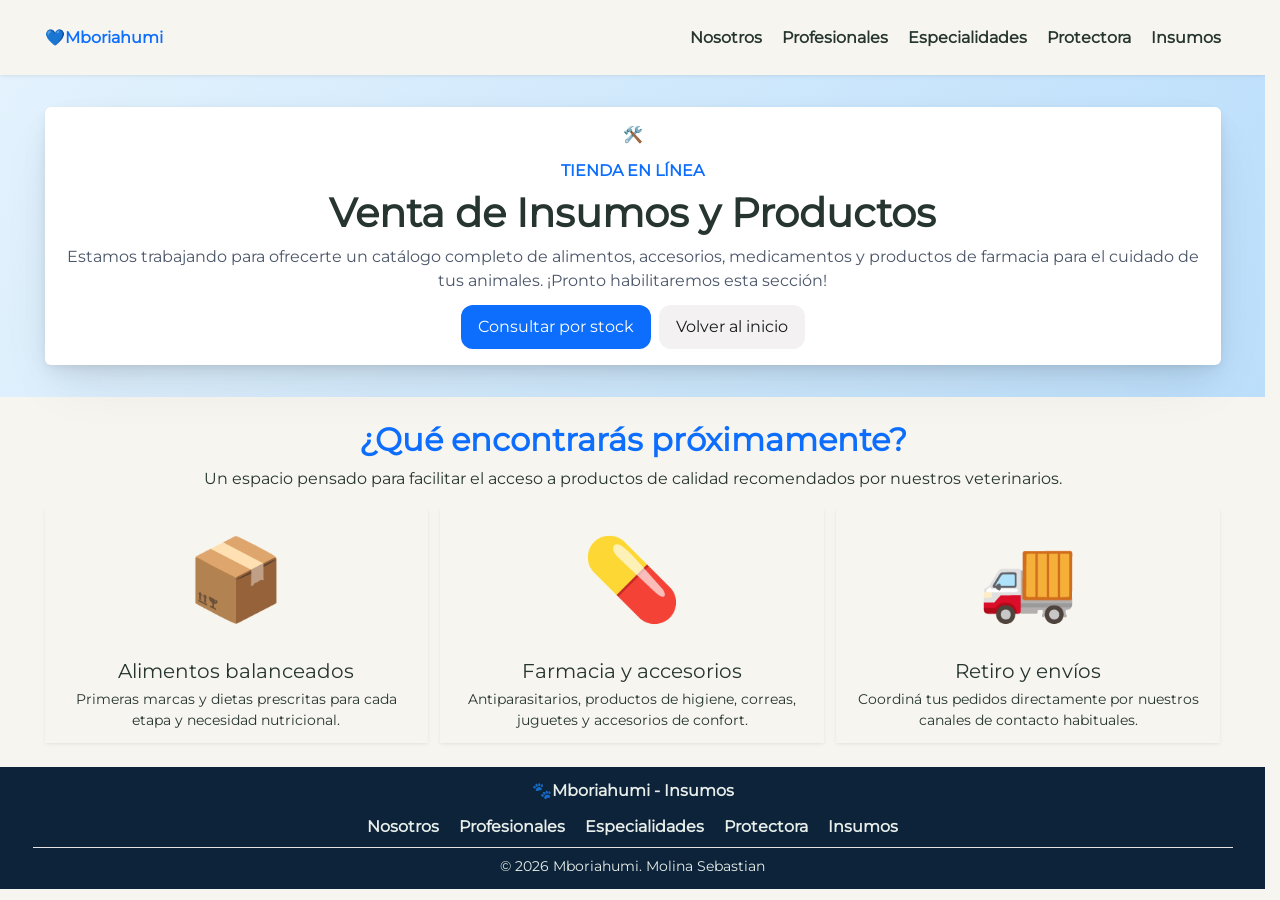
<file: venta-insumos.html>
<!doctype html>
<html lang="es">

<head>
    <meta charset="utf-8">
    <meta name="viewport" content="width=device-width, initial-scale=1">
    <meta name="description" content="Mboriahumi - Venta de insumos y productos veterinarios. Próximamente online.">
    <title>Mboriahumi | Insumos (En Construcción)</title>
    <link rel="stylesheet" href="./styles/bootstrap.min.css">
    <!-- <link href="https://cdn.jsdelivr.net/npm/bootstrap@6.0.0-alpha.1/dist/css/bootstrap.min.css" rel="stylesheet"
        integrity="sha384-B/GM4XqrwHnWXNOWMbloTmrYXZg10cakYGmpfsR/bbzQ6JAJI4ihuyADKLnBgrCe" crossorigin="anonymous"> -->
    <!-- no funciona bootstrap en le servidor -->
    <link rel="stylesheet" href="./styles/insumos.css">
</head>

<body class="pagina-insumos">
    <header>
        <nav class="menu-principal bg-white shadow-sm sticky-top">
            <div class="container">
                <a class="menu-logo" href="index.html">💙Mboriahumi</a>
                <ul class="barra-menu ms-auto flex-row gap-3">
                    <li class="barra-menu-item"><a class="barra-menu-link" href="index.html#nosotros">Nosotros</a></li>
                    <li class="barra-menu-item"><a class="barra-menu-link" href="index.html#equipo">Profesionales</a>
                    </li>
                    <li class="barra-menu-item"><a class="barra-menu-link"
                            href="index.html#especialidades">Especialidades</a></li>
                    <li class="barra-menu-item"><a class="barra-menu-link" href="protectora.html"
                            target="_blank">Protectora</a></li>
                    <li class="barra-menu-item"><a class="barra-menu-link" href="venta-insumos.html">Insumos</a></li>
                </ul>
            </div>
        </nav>
    </header>

    <main>

        <section class="portada-insumos py-5 text-center">
            <div class="container py-5">
                <div class="row justify-content-center">
                    <div class="col-lg-8">
                        <div class="card border-0 shadow-lg p-5 rounded-4 bg-white">
                            <div class="mb-4">
                                <span class="display-1">🛠️</span>
                            </div>
                            <span class="text-uppercase fw-semibold mb-2 etiqueta-azul">Tienda en línea</span>
                            <h1 class="display-5 fw-bold mb-3">Venta de Insumos y Productos</h1>
                            <p class="lead text-secondary mb-4">
                                Estamos trabajando para ofrecerte un catálogo completo de alimentos, accesorios,
                                medicamentos y productos de farmacia para el cuidado de tus animales. ¡Pronto
                                habilitaremos esta sección!
                            </p>
                            <div class="d-flex justify-content-center gap-3">
                                <a class="btn boton-azul btn-lg" href="index.html#contacto">Consultar por stock</a>
                                <a class="btn btn-outline-secondary btn-lg" href="index.html">Volver al inicio</a>
                            </div>
                        </div>
                    </div>
                </div>
            </div>
        </section>
        <section class="py-5">
            <div class="container py-3 text-center">
                <h2 class="titulo-seccion fw-bold mb-3">¿Qué encontrarás próximamente?</h2>
                <p class="text-secondary mb-5">Un espacio pensado para facilitar el acceso a productos de calidad
                    recomendados por nuestros veterinarios.</p>

                <div class="row g-4 text-start">
                    <div class="col-4">
                        <article class="card-insumos h-100 border-0 shadow-sm p-4 text-center">
                            <div class="card-insumos-body">
                                <div class="iconito">📦</div>
                                <h3 class="h4">Alimentos balanceados</h3>
                                <p class="text-secondary small mb-0">Primeras marcas y dietas prescritas para cada etapa
                                    y necesidad nutricional.</p>
                            </div>
                        </article>
                    </div>
                    <div class="col-4">
                        <article class="card-insumos h-100 border-0 shadow-sm p-4 text-center">
                            <div class="card-insumos-body">
                                <div class="iconito">💊</div>
                                <h3 class="h4">Farmacia y accesorios</h3>
                                <p class="text-secondary small mb-0">Antiparasitarios, productos de higiene, correas,
                                    juguetes y accesorios de confort.</p>
                            </div>
                        </article>
                    </div>
                    <div class="col-4">
                        <article class="card-insumos h-100 border-0 shadow-sm p-4 text-center">
                            <div class="card-insumos-body">
                                <div class="iconito">🚚</div>
                                <h3 class="h4">Retiro y envíos</h3>
                                <p class="text-secondary small mb-0">Coordiná tus pedidos directamente por nuestros
                                    canales
                                    de contacto habituales.</p>
                            </div>
                        </article>
                    </div>
                </div>
            </div>
        </section>
    </main>

    <footer class="py-4">
        <div class="container d-flex flex-column flex-md-row justify-content-between align-items-center">
            <div class="mb-3 mb-md-0 text-center text-md-start">
                <p class="mb-1 fw-bold">🐾<strong>Mboriahumi</strong> - Insumos</p>
            </div>
            <ul class="barra-menu justify-content-end mb-0">
                <li class="barra-menu-item"><a class="barra-menu-link" href="index.html#nosotros">Nosotros</a></li>
                <li class="barra-menu-item"><a class="barra-menu-link" href="index.html#equipo">Profesionales</a></li>
                <li class="barra-menu-item"><a class="barra-menu-link"
                        href="index.html#especialidades">Especialidades</a></li>
                <li class="barra-menu-item"><a class="barra-menu-link" href="protectora.html"
                        target="_blank">Protectora</a></li>
                <li class="barra-menu-item"><a class="barra-menu-link" href="venta-insumos.html">Insumos</a></li>
            </ul>
        </div>
        <div class="container text-center mt-3 pt-3 border-top border-secondary">
            <p class="text-secondary small mb-0">&copy; 2026 Mboriahumi. Molina Sebastian</p>
        </div>
    </footer>

    <script src="js/bootstrap.bundle.min.js"></script>
    <!-- <script type="module" src="https://cdn.jsdelivr.net/npm/bootstrap@6.0.0-alpha.1/dist/js/bootstrap.bundle.min.js"
        integrity="sha384-1a/pXj49ZQ1aHEmrJ+gMw1otqoVsYwlEnlD8mIfY2TV03r20Y0CN7uqx1tQogjPL"
        crossorigin="anonymous"></script> -->
    <!-- no funciona bootstrap en le servidor -->
</body>

</html>
</file>
<file: styles/veterinaria.css>
@font-face {
    font-family: "Montserrat";
    src: url("../assets/fonts/Montserrat.ttf") format("truetype");
    font-weight: 400;
    font-style: normal;
    font-display: swap;
}

:root {
    --mboriahumi-verde: #176b4d;
    --mboriahumi-verde-oscuro: #143b2e;
    --mboriahumi-rosado: #e76f51;
    --mboriahumi-cremita: #f7f5ef;
    --mboriahumi-texto: #26352f;
}

body {
    font-family: "Montserrat";
    color: var(--mboriahumi-texto);
    background: var(--mboriahumi-cremita);
}

.pagina-veterinaria .form-label {
    color: var(--mboriahumi-texto);
    font-weight: 600;
}

.pagina-veterinaria .form-control,
.pagina-veterinaria .form-select {
    width: 100%;
    padding: 12px 16px; 
    border-radius: 6px; 
    border: 1px solid var(--mboriahumi-cremita);
}

.menu-principal {
    position: sticky;
    background: var(--mboriahumi-cremita);
}

.menu-principal>.container {
    display: flex;
    align-items: center;
    justify-content: space-between;
    min-height: 75px;
}

.barra-menu {
    display: flex;
    align-items: center;
    flex-wrap: wrap;
    gap: 20px;
    margin: 0;
    padding: 0;
    list-style: none;
}

.barra-menu-link {
    color: var(--mboriahumi-texto);
    font-weight: 600;
    text-decoration: none;
}

.barra-menu-link:hover {
    color: var(--mboriahumi-verde);
}

.menu-logo,
.titulo-seccion {
    color: var(--mboriahumi-verde);
}

.menu-logo {
    font-weight: 700;
    text-decoration: none;
}

.etiqueta-verde {
    color: var(--mboriahumi-verde);
}

.etiqueta-rosado {
    color: var(--mboriahumi-rosado);
}

.boton-veterinaria {
    color: white;
    background: var(--mboriahumi-verde);
}

.boton-veterinaria:hover {
    color: white;
    background: var(--mboriahumi-verde-oscuro);
}

.boton-rosado {
    color: white;
    background: var(--mboriahumi-rosado);
}

.boton-rosado:hover {
    color: white;
    background: var(--mboriahumi-verde);
}

#inicio {
    padding-top: 5rem ;
    padding-bottom: 4rem ;
}
#nosotros {
    padding-top: 5rem ;
    padding-bottom: 4rem ;
}
.portada-veterinaria {
    background: linear-gradient(120deg, #e8f1e8, #dcebe1);
}
.pagina-veterinaria .card-profesional {
    background: linear-gradient(135deg, #e8f1e8, #dcebe1) ;
    color: var(--mboriahumi-texto);
    border-radius: 1rem;
    transition: transform 0.3s ease, box-shadow 0.3s ease;
}

.pagina-veterinaria .card-profesional:hover {
    transform: translateY(-5px);
    box-shadow: 0 10px 20px rgba(0,0,0,0.08) ;
}

/* Estilo y contenedor de la foto circular perfecta */
.foto-profesional-wrapper {
    width: 140px;
    height: 140px;
    border-radius: 50%;
    overflow: hidden;
    border: 4px solid var(--mboriahumi-verde);
    display: flex;
    align-items: center;
    justify-content: center;
    background: #eaeaea;
}

.foto-perfil-img {
    width: 100%;
    height: 100%;
    object-fit: cover;
}

/* Configuración de la pasarela deslizante (Slider horizontal) */
.pasarela-track {
    display: flex;
    overflow-x: auto;
    scroll-snap-type: x mandatory;
    scrollbar-width: thin;
    scrollbar-color: var(--mboriahumi-verde) #e2e8f0;
}

.pasarela-track::-webkit-scrollbar {
    height: 8px;
}

.pasarela-track::-webkit-scrollbar-thumb {
    background-color: var(--mboriahumi-verde);
    border-radius: 4px;
}
#equipo {
    padding-bottom: 2rem ;
}

.pasarela-equipo-container {
    margin: 0 auto;
}

.pasarela-track {
    display: flex;
    overflow-x: auto;
    scroll-snap-type: x mandatory;
    scrollbar-width: thin;
    scrollbar-color: var(--mboriahumi-verde) #e2e8f0;
    justify-content: flex-start; 
    scroll-padding-left: 20px;
}

.item-pasarela {
    min-width: 520px;
    max-width: 550px;
    flex: 0 0 auto;
    scroll-snap-align: center;
}

.card-profesional {
    height: 480px ;
    border-radius: 1rem;
    box-shadow: 0 8px 20px rgba(0,0,0,0.06);
    transition: transform 0.3s ease;
}

.card-profesional:hover {
    transform: translateY(-5px);
}

.foto-profesional-wrapper {
    width: 300px; 
    height: 400px;
    border-radius: 50%;
    overflow: hidden;
    border: 5px solid var(--mboriahumi-verde);
    background: var(--mboriahumi-cremita);
}

.foto-perfil-img {
    width: 100%;
    height: 100%;
    object-fit: cover;
}

.card-servicio {
    background-color: var(--mboriahumi-cremita);
    padding: 35px 35px;
    border-radius: 12px;
    text-align: center;
    border: 1px solid #dee2e6;
    transition: all 0.3s ease;
}

.card-servicio:hover {
    background-color: var(--mboriahumi-verde-oscuro);
    color: var(--mboriahumi-cremita);
    border-color: var(--mboriahumi-verde-rosado);
}

.card-servicio:hover .iconito {
    transform: scale(1.5);
}

.iconito {
    font-size: 80px;
    margin-bottom: 20px;
    transition: transform 0.3s ease;
}

.franja-protectora {
    color: white;
    background: var(--mboriahumi-verde-oscuro);
}

footer {
    color: #e8eee9;
    background: #102d23;
}

footer .barra-menu-link {
    color: #e8eee9;
}

footer .barra-menu-link:hover {
    color: var(--mboriahumi-rosado);
}

/* agregar la parte responsive */
@media (max-width: 768px) {
    .menu-principal > .container {
        flex-direction: column;
        padding: 10px 0;
    }
    
    .barra-menu {
        justify-content: center;
        gap: 10px;
        margin-top: 10px;
    }

    .row > [class*="col-"] {
        width: 100% !important;
        max-width: 100% !important;
        flex: 0 0 100% !important;
    }

    .portada-veterinaria {
        text-align: center;
        padding-top: 2rem;
        padding-bottom: 2rem;
    }

    h1.display-5 {
        font-size: 2rem;
    }
}
</file>
<file: styles/protectora.css>
@font-face {
    font-family: "Montserrat";
    src: url("../assets/fonts/Montserrat.ttf") format("truetype");
    font-weight: 400;
    font-style: normal;
    font-display: swap;
}

:root {
    --mboriahumi-verde: #176b4d;
    --mboriahumi-verde-oscuro: #143b2e;
    --mboriahumi-rosado: #e76f51;
    --mboriahumi-cremita: #f7f5ef;
    --mboriahumi-texto: #26352f;
}

body {
    font-family: "Montserrat";
    color: var(--mboriahumi-texto);
    background: var(--mboriahumi-cremita);
}

.pagina-protectora .form-label {
    color: var(--mboriahumi-texto);
    font-weight: 600;
}

.pagina-protectora .form-select,
.pagina-protectora .form-control {
    width: 100%;
    padding: 12px 16px;
    border-radius: 6px;
    border: 1px solid var(--mboriahumi-cremita);
}

.menu-principal {
    position: sticky; 
    background: var(--mboriahumi-cremita);
}

.menu-principal > .container {
    display: flex;
    align-items: center;
    justify-content: space-between;
    min-height: 75px;
} 

.barra-menu {
    display: flex;
    align-items: center;
    flex-wrap: wrap;
    gap: 20px; 
    margin: 0;
    padding: 0;
    list-style: none;
}

.barra-menu-link {
    color: var(--mboriahumi-texto);
    font-weight: 600;
    text-decoration: none;
}

.barra-menu-link:hover {
    color: var(--mboriahumi-verde);
}

.menu-logo,
.titulo-seccion {
    color: var(--mboriahumi-verde);
}

.menu-logo {
    font-weight: 700;
    text-decoration: none;
}

.etiqueta-rosado {
    color: var(--mboriahumi-rosado);
}

.boton-veterinaria {
    color: white;
    background: var(--mboriahumi-verde);
}

.boton-veterinaria:hover {
    color: white;
    background: var(--mboriahumi-verde-oscuro);
}

.boton-rosado {
    color: white;
    background: var(--mboriahumi-rosado);
}

.boton-rosado:hover {
    color: white;
    background: var(--mboriahumi-verde);
}

.portada-protectora {
    background: linear-gradient(120deg, #f8e6e1, #f4d6ce);
    padding-top: 5rem;
    padding-bottom: 4rem;
}

.espacio-imagen {
    min-height: 230px;
    display: grid;
    place-items: center;
    padding: 1rem;
    text-align: center;
    border: 5px solid;
    border-radius: 1rem;
}

.foto-adopcion {
    height: 300px; 
    width: 100%;
    display: flex;
    align-items: center;
    justify-content: center;
    overflow: hidden; 
    border-radius: 10px;
    border: 3px solid gainsboro; 
}
.foto-adopcion img {
    width: 100%;
    height: 100%;
    object-fit: cover; 
}

.foto-adopcion {
    overflow: hidden;
    border-radius: 12px;
    border: 3px solid #eee;
    transition: transform 0.3s ease, box-shadow 0.3s ease;
}

.foto-adopcion img {
    transition: transform 0.4s ease;
}

.card:hover .foto-adopcion img {
    transform: scale(1.08);
}

.card:hover {
    transform: translateY(-5px);
    transition: transform 0.3s ease;
}

.galeria-adopcion  .card {
    color: var(white);
}

.card {
    background: var(--mboriahumi-verde-oscuro);
}

.card-donacion {
    padding: 35px 35px;
    border-radius: 12px;
    text-align: center;
    border: 1px solid #dee2e6;
    transition: all 0.3s ease;
}

.card-donacion:hover {
    background-color: var(--mboriahumi-rosado);
    border-color: var(--mboriahumi-verde-oscuro);
}

.card-donacion:hover .iconito {
    transform: scale(1.5);
}

.iconito {
    font-size: 80px;
    margin-bottom: 20px;
    transition: transform 0.3s ease;
}

.franja-protectora {
    color: white;
    background: var(--mboriahumi-verde-oscuro);
    padding-bottom: 4rem;
}

footer {
    color: #e8eee9;
    background: var(--mboriahumi-rosado);
}

footer .barra-menu-link {
    color: #e8eee9;
}

footer .barra-menu-link:hover {
    color: var(--mboriahumi-verde-oscuro);
}

/* agregar la parte responsive */
@media (max-width: 768px) {

    .menu-principal > .container {
        flex-direction: column;
        padding: 10px 0;
    }
    
    .barra-menu {
        justify-content: center;
        gap: 10px;
        margin-top: 10px;
    }

    .row > [class*="col-"] {
        width: 100% !important;
        max-width: 100% !important;
        flex: 0 0 100% !important;
    }

    .portada-protectora {
        text-align: center;
        padding-top: 2rem;
        padding-bottom: 2rem;
    }

    h1.display-5 {
        font-size: 2rem;
    }
}
</file>
<file: styles/insumos.css>
@font-face {
    font-family: "Montserrat";
    src: url("../assets/fonts/Montserrat.ttf") format("truetype");
    font-weight: 400;
    font-style: normal;
    font-display: swap;
}

:root {
    --mboriahumi-azul: #0d6efd;
    --mboriahumi-azul-oscuro: #0a58ca;
    --mboriahumi-cremita: #f7f5ef;
    --mboriahumi-texto: #26352f;
}

body {
    font-family: "Montserrat";
    color: var(--mboriahumi-texto);
    background: var(--mboriahumi-cremita);
}

.menu-principal {
    position: sticky;
    top: 0;
    z-index: 1020;
    background: var(--mboriahumi-cremita);
}

.menu-principal > .container {
    display: flex;
    align-items: center;
    justify-content: space-between;
    min-height: 75px;
}

.barra-menu {
    display: flex;
    align-items: center;
    flex-wrap: wrap;
    gap: 20px;
    margin: 0;
    padding: 0;
    list-style: none;
}

.barra-menu-link {
    color: var(--mboriahumi-texto);
    font-weight: 600;
    text-decoration: none;
}

.barra-menu-link:hover {
    color: var(--mboriahumi-azul);
}

.menu-logo,
.titulo-seccion {
    color: var(--mboriahumi-azul);
}

.menu-logo {
    font-weight: 700;
    text-decoration: none;
}

.etiqueta-azul {
    color: var(--mboriahumi-azul);
}

.boton-azul {
    color: white;
    background: var(--mboriahumi-azul);
}

.boton-azul:hover {
    color: white;
    background: var(--mboriahumi-azul-oscuro);
}

.portada-insumos {
    background: linear-gradient(120deg, #e3f2fd, #bbdefb);
}

.card-insumos:hover {
    background-color: var(--mboriahumi-azul);
    border-color: var(--mboriahumi-verde-rosado);
}

.card-insumos:hover .iconito {
    transform: scale(1.5);
}

.iconito {
    font-size: 80px;
    margin-bottom: 20px;
    transition: transform 0.3s ease;
}

.pagina-insumos .card h1,
.pagina-insumos .card .display-5 {
    color: var(--mboriahumi-texto) !important;
}

.pagina-insumos .card p.lead {
    color: #4a5568 !important;
}

footer {
    color: #e8eee9;
    background: #0d233a;
}

footer .barra-menu-link {
    color: #e8eee9;
}

footer .barra-menu-link:hover {
    color: #90caf9;
}

/* Responsive */
@media (max-width: 768px) {
    .menu-principal > .container {
        flex-direction: column;
        padding: 10px 0;
    }
    
    .barra-menu {
        justify-content: center;
        gap: 10px;
        margin-top: 10px;
    }
}
</file>
